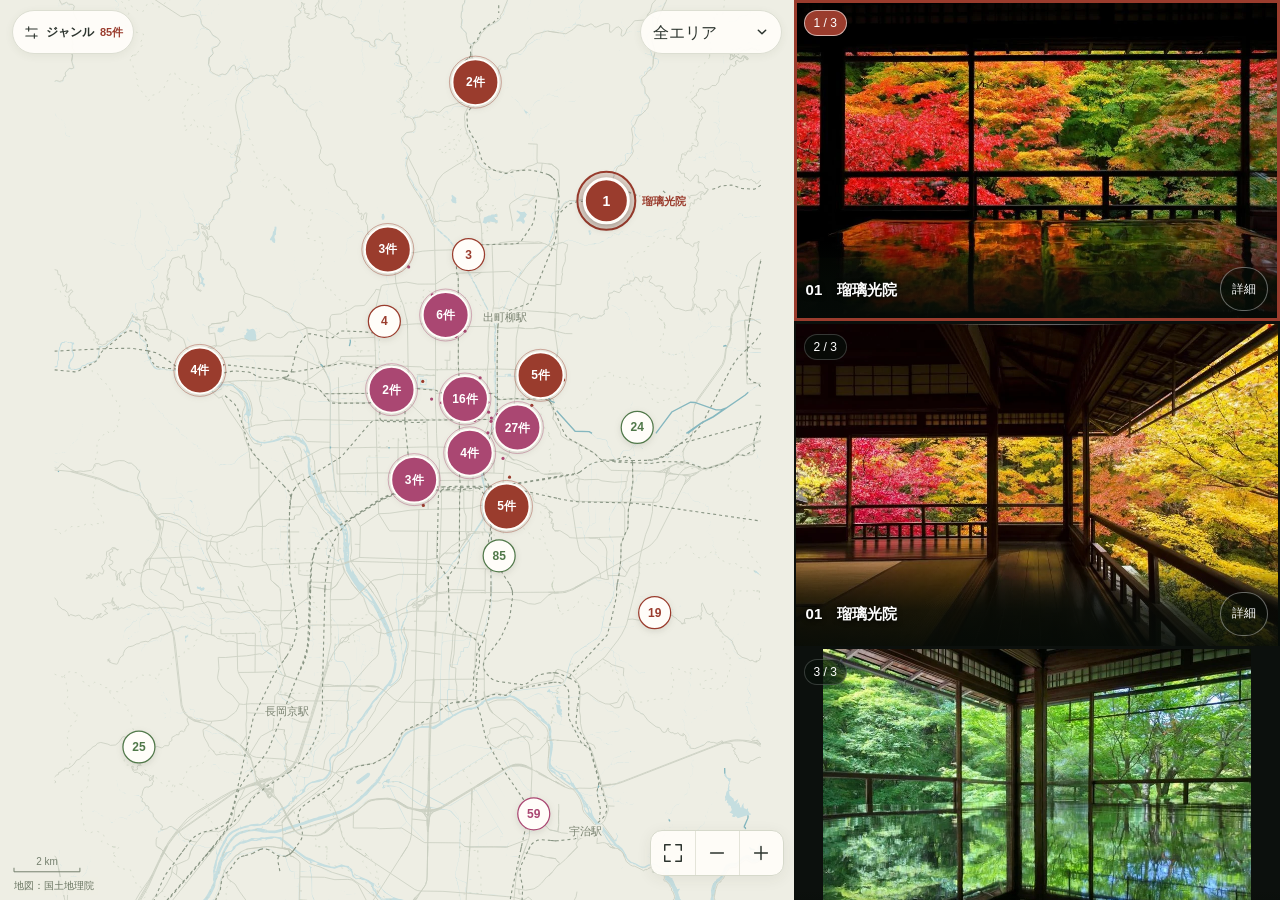
<file: kyoto-dec1/index.html>
<!doctype html>
<html lang="ja">
<head>
  <meta charset="utf-8">
  <meta name="viewport" content="width=device-width,initial-scale=1,viewport-fit=cover">
  <meta name="theme-color" content="#eeeee4">
  <meta name="description" content="2026年12月1日の京都街歩き。紅葉ライトアップ、社寺、カフェなどをジャンルで選び、地図と写真で見比べられます。">
  <title>12月1日 京都の街歩き｜写真と地図</title>
  <link rel="stylesheet" href="style.css?v=20261101-5">
  <script src="d3.min.js" defer></script>
  <script src="data.js" defer></script>
  <script src="places.js?v=20261101-5" defer></script>
  <script src="basemap.js?v=20261101-5" defer></script>
  <script src="photos.js?v=20261101-5" defer></script>
  <script src="app.js?v=20261101-6" defer></script>
</head>
<body>
  <a class="skip-link" href="#filters-open">ジャンルを選ぶ</a>
  <h1 class="sr-only">2026年12月1日 京都の街歩き、写真と地図</h1>
  <main class="app-shell" data-layout="visual-first">
    <section class="map-pane" aria-label="京都の街歩き地図">
      <svg id="map" role="group" aria-label="番号のピンを選ぶと写真を表示します"></svg>
      <div class="map-topbar">
        <button type="button" id="filters-open" class="filter-toggle" aria-haspopup="dialog" aria-controls="filter-dialog">
          <svg viewBox="0 0 24 24" aria-hidden="true"><path d="M4 7h16M4 17h16M8 4v6m8 4v6"/></svg>
          <span>ジャンル</span><span id="filter-count">85件</span>
        </button>
        <div class="area-picker">
          <select id="area-select" aria-label="地図のエリアを選ぶ">
            <option value="all">全エリア</option>
            <option value="central">中心部</option>
            <option value="east">東山</option>
            <option value="north">北エリア</option>
            <option value="station">京都駅周辺</option>
            <option value="west">嵐山</option>
            <option value="south">伏見・醍醐</option>
            <option value="outer">宇治・長岡京</option>
            <option value="custom" hidden disabled>エリア</option>
          </select>
          <svg viewBox="0 0 24 24" aria-hidden="true"><path d="m8 10 4 4 4-4"/></svg>
        </div>
      </div>
      <div id="map-empty" class="map-empty" hidden>
        <div><p>表示する場所がありません</p><button type="button" id="empty-filters-open">ジャンルを選ぶ</button></div>
      </div>
      <div class="map-controls" aria-label="地図の表示を調整">
        <button type="button" id="reset-map" aria-label="表示対象が見える全体図に戻す" title="全体に戻す"><svg viewBox="0 0 24 24" aria-hidden="true"><path d="M9 3H3v6m12-6h6v6M3 15v6h6m12-6v6h-6"/></svg></button>
        <button type="button" id="zoom-out" aria-label="地図を縮小"><svg viewBox="0 0 24 24" aria-hidden="true"><path d="M5 12h14"/></svg></button>
        <button type="button" id="zoom-in" aria-label="地図を拡大"><svg viewBox="0 0 24 24" aria-hidden="true"><path d="M5 12h14M12 5v14"/></svg></button>
      </div>
      <div class="map-credit"><a href="https://github.com/gsi-cyberjapan/optimal_bvmap" target="_blank" rel="noopener noreferrer">地図：国土地理院</a></div>
    </section>

    <section class="photo-pane" aria-label="写真を縦にスクロールして場所を見る">
      <div id="photo-feed" class="photo-feed" tabindex="0" role="region" aria-label="スポットの写真一覧。縦スクロールで地図の強調が切り替わります"></div>
      <p id="photo-empty" class="photo-empty" hidden>表示する場所がありません</p>
      <p id="selection-status" class="sr-only" aria-live="polite"></p>
    </section>
  </main>

  <dialog id="filter-dialog" class="details-dialog filter-dialog" aria-labelledby="filter-title">
    <header class="details-header">
      <div><p class="spot-area">京都 · 2026年12月1日（火）</p><h2 id="filter-title">ジャンルを選ぶ</h2></div>
      <button type="button" id="filters-close" class="dialog-close" aria-label="ジャンル選択を閉じる"><svg viewBox="0 0 24 24" aria-hidden="true"><path d="m6 6 12 12M18 6 6 18"/></svg></button>
    </header>
    <div class="filter-scroll">
      <div class="filter-tools"><button type="button" id="filter-all">全選択</button><button type="button" id="filter-none">すべて解除</button></div>
      <fieldset class="category-fieldset"><legend class="sr-only">表示するジャンルを複数選択</legend><div id="category-list"></div></fieldset>
      <label class="closed-filter"><input type="checkbox" id="hide-closed"><span>火曜定休の記載がある場所を隠す</span></label>
    </div>
    <footer class="filter-footer"><button type="button" id="apply-filters">85件を表示</button></footer>
  </dialog>

  <dialog id="cluster-dialog" class="details-dialog cluster-dialog" aria-labelledby="cluster-title">
    <header class="details-header">
      <div><p id="cluster-count" class="spot-area"></p><h2 id="cluster-title">近くの場所</h2></div>
      <button type="button" id="cluster-close" class="dialog-close" aria-label="場所の一覧を閉じる"><svg viewBox="0 0 24 24" aria-hidden="true"><path d="m6 6 12 12M18 6 6 18"/></svg></button>
    </header>
    <div id="cluster-list" class="cluster-list"></div>
  </dialog>

  <dialog id="details-dialog" class="details-dialog" aria-labelledby="spot-name">
    <header class="details-header">
      <span id="spot-number" class="spot-number">01</span>
      <div><p id="spot-area" class="spot-area"></p><h2 id="spot-name"></h2></div>
      <button type="button" id="details-close" class="dialog-close" aria-label="詳細を閉じる"><svg viewBox="0 0 24 24" aria-hidden="true"><path d="m6 6 12 12M18 6 6 18"/></svg></button>
    </header>
    <div class="details-body">
      <p id="spot-summary" class="location-note" hidden></p>
      <p id="spot-location" class="location-note" hidden></p>
      <p id="spot-address" class="address-note" hidden></p>
      <div class="detail-actions">
        <a id="google-map" class="map-link" target="_blank" rel="noopener noreferrer">Google マップで開く <span aria-hidden="true">↗</span></a>
        <a id="event-link" class="event-link" target="_blank" rel="noopener noreferrer" hidden>開催案内・予約 ↗</a>
        <a id="official-link" class="event-link" target="_blank" rel="noopener noreferrer" hidden>公式サイト ↗</a>
        <div id="reference-links" class="reference-links"></div>
      </div>
      <details class="source-details">
        <summary>写真・地図の出典</summary>
        <p id="photo-note"></p>
        <p id="photo-credit" hidden></p>
        <p><a id="photo-license" target="_blank" rel="noopener noreferrer" hidden></a></p>
        <p id="historic-photo-note" hidden>写真は過去の開催分も含みます。2026年の色づきや演出とは異なる場合があります。</p>
        <div class="source-links"><a id="photo-source" target="_blank" rel="noopener noreferrer">写真の出典 ↗</a><a id="location-source" target="_blank" rel="noopener noreferrer">位置・情報の出典 ↗</a></div>
        <div id="additional-sources" class="source-links"></div>
        <p id="coordinate-note" hidden></p>
        <p class="map-data-credit">地図・位置データ：国土地理院／『日本歴史地名大系』施設・地点項目データセット（CODH作成） <a href="https://doi.org/10.20676/00000456" target="_blank" rel="noopener noreferrer">doi:10.20676/00000456</a>（<a href="https://creativecommons.org/licenses/by/4.0/" target="_blank" rel="noopener noreferrer">CC BY 4.0</a>）／<a href="https://www.openstreetmap.org/copyright" target="_blank" rel="noopener noreferrer">© OpenStreetMap contributors</a>／<a href="https://www.wikidata.org/" target="_blank" rel="noopener noreferrer">Wikidata</a>ほか。各地点の出典は上記リンクをご覧ください。</p>
      </details>
      <p id="availability-note" class="availability-note">営業日・開催日・予約は各公式案内をご確認ください。</p>
    </div>
  </dialog>

  <dialog id="photo-dialog" class="photo-dialog" aria-labelledby="large-title">
    <img id="large-photo" alt="">
    <button type="button" id="photo-close" class="dialog-close" aria-label="写真を閉じる"><svg viewBox="0 0 24 24" aria-hidden="true"><path d="m6 6 12 12M18 6 6 18"/></svg></button>
    <button type="button" id="large-prev" class="photo-arrow photo-prev" aria-label="前の写真">‹</button>
    <button type="button" id="large-next" class="photo-arrow photo-next" aria-label="次の写真">›</button>
    <p id="large-title"></p><p id="large-caption" class="sr-only"></p>
  </dialog>
  <noscript><p class="noscript">地図と場所選択を表示するには、ブラウザのJavaScriptを有効にしてください。</p></noscript>
</body>
</html>
</file>
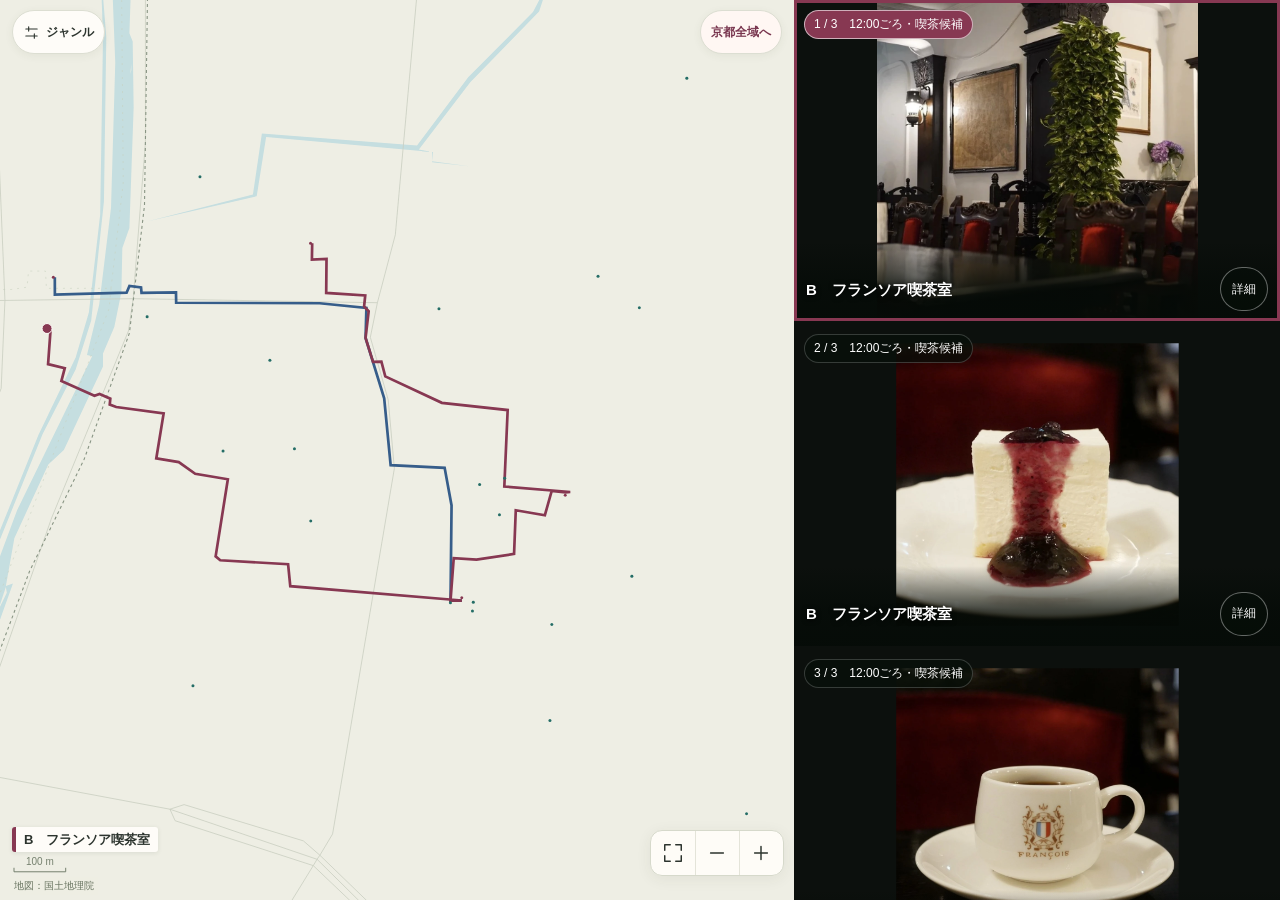
<file: kyoto-dec1/gion/index.html>
<!doctype html>
<html lang="ja">
<head>
  <meta charset="utf-8">
  <meta name="viewport" content="width=device-width,initial-scale=1,viewport-fit=cover">
  <meta name="theme-color" content="#eeeee4">
  <meta name="description" content="祇園四条から高台寺、安参へ。基本ルートと21の寄り道を、写真をめくりながら地図で確認できます。">
  <title>祇園・東山の寄り道地図｜12月1日 京都の街歩き</title>
  <link rel="stylesheet" href="../style.css?v=20261101-5">
  <link rel="stylesheet" href="guide.css?v=20261123-7">
  <script src="../d3.min.js" defer></script>
  <script src="../basemap.js?v=20261101-5" defer></script>
  <script src="route.js?v=20261123-8" defer></script>
  <script src="guide.js?v=20261123-7" defer></script>
</head>
<body>
  <a class="skip-link" href="#filters-open">ジャンルを選ぶ</a>
  <h1 class="sr-only">祇園・東山の寄り道地図と写真</h1>
  <main class="app-shell" data-layout="visual-first">
    <section class="map-pane" aria-label="京都の街歩き地図">
      <svg id="map" role="group" aria-label="スポットを選ぶと写真を表示します"></svg>
      <div class="map-topbar">
        <button type="button" id="filters-open" class="filter-toggle" aria-haspopup="dialog" aria-controls="filter-dialog">
          <svg viewBox="0 0 24 24" aria-hidden="true"><path d="M4 7h16M4 17h16M8 4v6m8 4v6"/></svg>
          <span>ジャンル</span>
        </button>
        <a class="filter-toggle route-link" href="../">京都全域へ</a>
      </div>
      <div id="map-empty" class="map-empty" hidden>
        <div><p>表示する場所がありません</p><button type="button" id="empty-filters-open">ジャンルを選ぶ</button></div>
      </div>
      <output id="map-current" hidden></output>
      <div class="map-controls" aria-label="地図の表示を調整">
        <button type="button" id="reset-map" aria-label="表示対象が見える全体図に戻す" title="全体に戻す"><svg viewBox="0 0 24 24" aria-hidden="true"><path d="M9 3H3v6m12-6h6v6M3 15v6h6m12-6v6h-6"/></svg></button>
        <button type="button" id="zoom-out" aria-label="地図を縮小"><svg viewBox="0 0 24 24" aria-hidden="true"><path d="M5 12h14"/></svg></button>
        <button type="button" id="zoom-in" aria-label="地図を拡大"><svg viewBox="0 0 24 24" aria-hidden="true"><path d="M5 12h14M12 5v14"/></svg></button>
      </div>
      <div class="map-credit"><a href="https://github.com/gsi-cyberjapan/optimal_bvmap" target="_blank" rel="noopener noreferrer">地図：国土地理院</a></div>
    </section>

    <section class="photo-pane" aria-label="写真を縦にスクロールして場所を見る">
      <div id="photo-feed" class="photo-feed" tabindex="0" role="region" aria-label="スポットの写真一覧。縦スクロールで地図の強調が切り替わります"></div>
      <p id="photo-empty" class="photo-empty" hidden>表示する場所がありません</p>
      <p id="selection-status" class="sr-only" aria-live="polite"></p>
    </section>
  </main>

  <dialog id="filter-dialog" class="details-dialog filter-dialog" aria-labelledby="filter-title">
    <header class="details-header">
      <div><p class="spot-area">京都 · 2026年12月1日（火）</p><h2 id="filter-title">ジャンルを選ぶ</h2></div>
      <button type="button" id="filters-close" class="dialog-close" aria-label="ジャンル選択を閉じる"><svg viewBox="0 0 24 24" aria-hidden="true"><path d="m6 6 12 12M18 6 6 18"/></svg></button>
    </header>
    <div class="filter-scroll">
      <div class="filter-tools"><button type="button" id="filter-all">全選択</button><button type="button" id="filter-none">すべて解除</button></div>
      <fieldset class="category-fieldset"><legend class="sr-only">表示するジャンルを複数選択</legend><div id="category-list"></div></fieldset>
      <label class="closed-filter"><input type="checkbox" id="hide-closed"><span>火曜定休の記載がある場所を隠す</span></label>
    </div>
    <footer class="filter-footer"><button type="button" id="apply-filters">選択を適用</button></footer>
  </dialog>

  <dialog id="details-dialog" class="details-dialog" aria-labelledby="spot-name">
    <header class="details-header">
      <span id="spot-number" class="spot-number">01</span>
      <div><p id="spot-area" class="spot-area"></p><h2 id="spot-name"></h2></div>
      <button type="button" id="details-close" class="dialog-close" aria-label="詳細を閉じる"><svg viewBox="0 0 24 24" aria-hidden="true"><path d="m6 6 12 12M18 6 6 18"/></svg></button>
    </header>
    <div class="details-body">
      <p id="spot-summary" class="location-note" hidden></p>
      <div id="detail-gallery" aria-label="このスポットの写真"></div>
      <h3 class="detail-label">見どころ</h3>
      <p id="spot-guide" class="location-note"></p>
      <section id="night-panel" hidden>
        <h3 class="detail-label">12月1日のライトアップ</h3>
        <strong id="night-hours"></strong>
        <p id="night-note"></p>
        <a id="night-source" target="_blank" rel="noopener noreferrer">時間・開催情報の出典 ↗</a>
      </section>
      <h3 class="detail-label">この日の立ち寄り方</h3>
      <p id="spot-location" class="location-note" hidden></p>
      <p id="spot-address" class="address-note" hidden></p>
      <div class="detail-actions">
        <a id="google-map" class="map-link" target="_blank" rel="noopener noreferrer">Google マップで開く <span aria-hidden="true">↗</span></a>
        <a id="event-link" class="event-link" target="_blank" rel="noopener noreferrer" hidden>開催案内・予約 ↗</a>
        <a id="official-link" class="event-link" target="_blank" rel="noopener noreferrer" hidden>公式サイト ↗</a>
        <div id="reference-links" class="reference-links"></div>
      </div>
      <details class="source-details">
        <summary>写真・地図の出典</summary>
        <p id="photo-note"></p>
        <p id="photo-credit" hidden></p>
        <p><a id="photo-license" target="_blank" rel="noopener noreferrer" hidden></a></p>
        <p id="historic-photo-note" hidden>写真は過去の開催分も含みます。2026年の色づきや演出とは異なる場合があります。</p>
        <div class="source-links"><a id="photo-source" target="_blank" rel="noopener noreferrer">写真の出典 ↗</a><a id="location-source" target="_blank" rel="noopener noreferrer">位置・情報の出典 ↗</a></div>
        <div id="additional-sources" class="source-links"></div>
        <p id="coordinate-note" hidden></p>
        <p class="map-data-credit">地図・位置データ：国土地理院／『日本歴史地名大系』施設・地点項目データセット（CODH作成） <a href="https://doi.org/10.20676/00000456" target="_blank" rel="noopener noreferrer">doi:10.20676/00000456</a>（<a href="https://creativecommons.org/licenses/by/4.0/" target="_blank" rel="noopener noreferrer">CC BY 4.0</a>）／<a href="https://www.openstreetmap.org/copyright" target="_blank" rel="noopener noreferrer">© OpenStreetMap contributors</a>／<a href="https://www.wikidata.org/" target="_blank" rel="noopener noreferrer">Wikidata</a>ほか。各地点の出典は上記リンクをご覧ください。</p>
      </details>
      <p id="availability-note" class="availability-note">営業日・開催日・予約は各公式案内をご確認ください。</p>
    </div>
  </dialog>

  <dialog id="photo-dialog" class="photo-dialog" aria-labelledby="large-title">
    <img id="large-photo" alt="">
    <button type="button" id="photo-close" class="dialog-close" aria-label="写真を閉じる"><svg viewBox="0 0 24 24" aria-hidden="true"><path d="m6 6 12 12M18 6 6 18"/></svg></button>
    <button type="button" id="large-prev" class="photo-arrow photo-prev" aria-label="前の写真">‹</button>
    <button type="button" id="large-next" class="photo-arrow photo-next" aria-label="次の写真">›</button>
    <p id="large-title"></p><p id="large-caption" class="sr-only"></p>
  </dialog>
  <noscript><p class="noscript">地図と場所選択を表示するには、ブラウザのJavaScriptを有効にしてください。</p></noscript>
</body>
</html>
</file>
<file: kyoto-dec1/style.css>
@charset "UTF-8";
:root{color-scheme:light;--paper:#fffdf9;--ink:#2c342e;--muted:#72786b;--line:#deded2;--accent:#9a3c2d;--map:#eeeee4;font-family:-apple-system,BlinkMacSystemFont,"Hiragino Kaku Gothic ProN","Yu Gothic",Meiryo,sans-serif}
*{box-sizing:border-box}html,body{margin:0;width:100%;height:100%;overflow:hidden;background:var(--map);color:var(--ink)}body{overscroll-behavior:none}button,select,a{-webkit-tap-highlight-color:transparent}button,select{font:inherit}button,a,select{touch-action:manipulation}button{cursor:pointer}a{color:inherit}button:focus-visible,a:focus-visible,select:focus-visible,summary:focus-visible{outline:3px solid #61b9c5;outline-offset:2px}button svg,.area-picker svg,.spot-picker svg{display:block;width:22px;height:22px;fill:none;stroke:currentColor;stroke-width:1.6;stroke-linecap:round;stroke-linejoin:round}.sr-only{position:absolute;width:1px;height:1px;padding:0;margin:-1px;overflow:hidden;clip:rect(0,0,0,0);white-space:nowrap;border:0}.skip-link{position:fixed;top:-100px;left:12px;z-index:20;background:white;padding:12px}.skip-link:focus{top:12px}

/* The two visual surfaces fill the viewport. Controls float over them. */
.app-shell{width:100%;height:100vh;height:100dvh;display:grid;grid-template-columns:minmax(0,1fr) minmax(320px,38%);overflow:hidden}.map-pane{position:relative;min-width:0;min-height:0;overflow:hidden;background:var(--map)}#map{display:block;width:100%;height:100%;touch-action:none;cursor:grab}#map:active{cursor:grabbing}.map-topbar{position:absolute;top:max(10px,env(safe-area-inset-top));left:max(12px,env(safe-area-inset-left));right:12px;display:flex;justify-content:space-between;align-items:center;gap:8px;pointer-events:none}.date-chip{display:flex;align-items:center;gap:9px;height:34px;padding:0 12px;background:#fffdf9ed;border:1px solid #dcded2;border-radius:18px;box-shadow:0 2px 9px #414b3410;font-size:12px;font-weight:650;white-space:nowrap}.date-chip span{color:#7b483c;font-variant-numeric:tabular-nums}.area-picker{position:relative;width:132px;pointer-events:auto}.area-picker select{appearance:none;-webkit-appearance:none;width:100%;height:44px;padding:0 30px 0 13px;font-size:16px;border:1px solid #dcded2;border-radius:23px;background:#fffdf9ed;color:var(--ink);cursor:pointer;box-shadow:0 2px 9px #414b3410}.area-picker svg{position:absolute;right:9px;top:11px;pointer-events:none}.map-controls{position:absolute;right:10px;bottom:24px;display:flex;overflow:hidden;background:#fffdf9ed;border:1px solid #d6d9cb;border-radius:12px;box-shadow:0 3px 15px #353b2a12}.map-controls button{display:grid;place-items:center;width:44px;height:44px;padding:0;background:none;border:0;color:var(--ink)}.map-controls button+button{border-left:1px solid #e4e4d9}.map-controls button:hover{background:#e9e5d8}.map-credit{position:absolute;left:max(10px,env(safe-area-inset-left));bottom:5px;padding:2px 4px;background:#eeeee4dc;font-size:10px;color:#67735f}.map-credit a{text-decoration:none}.map-credit a:hover{text-decoration:underline}

/* Geographic layers and 44px pin targets. */
.water{fill:#c5dee0;stroke:none}.river{fill:none;stroke:#85b7bf;stroke-width:1.35}.road{fill:none;stroke:#c9cfc0;stroke-width:.8}.rail{fill:none;stroke:#899584;stroke-width:1.1;stroke-dasharray:3 3}.boundary{fill:none;stroke:#c7cfbd;stroke-width:.55;stroke-dasharray:2 5}.leader{fill:none;stroke:#9a3c2d70;stroke-width:1}.location-dot{fill:var(--accent)}.map-pin{cursor:pointer;outline:none}.pin-face{fill:var(--paper);stroke:#8b4939;stroke-width:1.25;filter:drop-shadow(0 2px 3px #353b2a20)}.pin-number{fill:#7d392a;text-anchor:middle;dominant-baseline:central;font-family:inherit;font-size:12px;font-weight:700;pointer-events:none}.pin-hit{fill:transparent}.map-pin.is-selected .pin-face{fill:var(--accent);stroke:var(--paper);stroke-width:2}.map-pin.is-selected .pin-number{fill:white}.map-pin:focus-visible .pin-ring{stroke:#477d86;stroke-width:3;fill:none}.pin-ring{stroke:transparent;fill:none}.place-label,.base-label{font-family:inherit;paint-order:stroke;stroke:var(--map);stroke-width:4px;stroke-linejoin:round;pointer-events:none}.place-label{font-size:11px;fill:#4c5546;font-weight:550}.place-label.selected{fill:var(--accent);font-weight:700}.base-label{font-size:11px;fill:#7a8371}.scale-line{fill:none;stroke:#75806e;stroke-width:1}.scale-label{font-size:10px;fill:#75806e;text-anchor:middle}

/* Keep the complete photograph visible, with only its name and controls over it. */
.photo-pane{position:relative;min-width:0;min-height:0;background:#0c100d;overflow:hidden;color:white}.photo-button{position:absolute;inset:0;width:100%;height:100%;display:block;padding:0;border:0;background:transparent;color:white;touch-action:pan-y}.photo-button img{display:block;width:100%;height:100%;object-fit:contain;user-select:none;-webkit-user-select:none}.photo-expand{position:absolute;top:max(10px,env(safe-area-inset-top));right:10px;width:34px;height:34px;display:grid;place-items:center;border-radius:50%;background:#07100a75}.photo-expand svg{width:18px;height:18px}.photo-arrow{position:absolute;top:50%;transform:translateY(-50%);display:grid;place-items:center;width:44px;height:44px;padding:0;border:1px solid #ffffff25;background:#09100b6b;color:white;border-radius:50%;z-index:1}.photo-arrow:hover{background:#09100bae}.photo-prev{left:8px}.photo-next{right:8px}.photo-footer{position:absolute;bottom:0;left:0;right:0;display:flex;align-items:center;gap:4px;padding:22px 10px max(8px,env(safe-area-inset-bottom));background:linear-gradient(transparent,#050b0799 35%,#050b07dc);pointer-events:none}.spot-picker{position:relative;flex:1;min-width:0;pointer-events:auto}.spot-picker select{appearance:none;-webkit-appearance:none;width:100%;height:44px;padding:0 28px 0 8px;border:0;border-radius:7px;background:transparent;color:white;font-size:16px;font-weight:650;text-overflow:ellipsis;cursor:pointer}.spot-picker select option{background:var(--paper);color:var(--ink);font-weight:400}.spot-picker svg{position:absolute;right:3px;top:11px;pointer-events:none}.photo-footer>button{flex-shrink:0;min-width:52px;height:44px;padding:0 9px;border:1px solid #ffffff45;border-radius:22px;color:white;background:#07100a45;font-size:12px;font-weight:600;pointer-events:auto}

/* Practical information is a separate sheet, opened only when requested. */
dialog{border:0;padding:0;color:var(--ink)}dialog::backdrop{background:#0b140fcc;backdrop-filter:blur(3px)}.details-dialog{width:min(520px,calc(100% - 32px));max-height:85vh;max-height:85dvh;border-radius:22px;background:var(--paper);box-shadow:0 20px 80px #0005;overflow:auto;overscroll-behavior:contain}.details-header{position:sticky;top:0;z-index:1;display:flex;align-items:center;gap:12px;padding:18px 16px 12px;background:var(--paper);border-bottom:1px solid var(--line)}.details-header>div{flex:1;min-width:0}.spot-number{display:grid;place-items:center;flex-shrink:0;width:35px;height:35px;border-radius:50%;background:#f3e6dc;color:var(--accent);font-size:14px;font-weight:650}.spot-area{margin:0 0 4px;font-size:12px;color:var(--muted)}h2{font-size:19px;line-height:1.4;margin:0;font-weight:650;overflow-wrap:anywhere}.dialog-close{display:grid;place-items:center;flex-shrink:0;width:44px;height:44px;padding:0;border:0;border-radius:50%;background:#eaece3;color:var(--ink)}.details-body{padding:16px 20px max(22px,env(safe-area-inset-bottom))}.location-note{font-size:14px;line-height:1.8;margin:0 0 17px;color:#515d4d}.detail-actions{display:grid;gap:9px}.detail-actions a{display:flex;justify-content:space-between;align-items:center;gap:12px;width:100%;min-height:48px;padding:11px 15px;border:1px solid var(--accent);border-radius:10px;font-size:14px;font-weight:600;text-decoration:none}.map-link{color:white;background:var(--accent)}.event-link{color:var(--accent)}.event-link[hidden]{display:none}.source-details{margin-top:14px;border-bottom:1px solid var(--line);font-size:12px;line-height:1.8;color:var(--muted)}.source-details summary{min-height:48px;display:flex;justify-content:space-between;align-items:center;gap:12px;cursor:pointer;list-style:none}.source-details summary::-webkit-details-marker{display:none}.source-details summary:after{content:'＋';font-size:18px}.source-details[open] summary:after{content:'−'}.source-details p{margin:0 0 10px}.source-links{display:flex;flex-wrap:wrap;gap:4px 24px;margin:4px 0}.source-links a{display:inline-flex;align-items:center;min-height:44px;text-underline-offset:3px}.map-data-credit{overflow-wrap:anywhere}.availability-note{font-size:12px;line-height:1.8;margin:15px 0 0;color:var(--muted)}

.photo-dialog{position:fixed;inset:0;width:100%;height:100vh;height:100dvh;max-width:none;max-height:none;margin:0;background:#050805;color:white;overflow:hidden}.photo-dialog>img{display:block;width:100%;height:100%;object-fit:contain}.photo-dialog .dialog-close{position:absolute;top:max(12px,env(safe-area-inset-top));right:max(12px,env(safe-area-inset-right));background:#172219b8;color:white;border:1px solid #ffffff40}.photo-dialog #large-title{position:absolute;bottom:0;left:0;right:0;margin:0;padding:30px 20px max(18px,env(safe-area-inset-bottom));background:linear-gradient(transparent,#050805b8);font-size:14px;text-align:center}.noscript{position:fixed;top:20px;left:20px;right:20px;padding:20px;background:white}

@media(max-width:760px){
  .app-shell{grid-template-columns:minmax(0,1fr);grid-template-rows:minmax(0,1fr) min(67vw,42dvh)}
  .details-dialog.filter-dialog{max-width:100%}
  .photo-expand{top:9px}.photo-footer{padding-top:20px}.details-dialog{position:fixed;inset:auto 0 0;width:100%;max-height:82vh;max-height:82dvh;margin:0;border-radius:22px 22px 0 0}
}
@media(max-height:500px) and (orientation:landscape){
  .app-shell{grid-template-columns:minmax(0,1fr) minmax(240px,43%);grid-template-rows:minmax(0,1fr)}
  .map-topbar{top:7px}.date-chip{height:32px}.photo-footer{padding-top:15px}.photo-arrow{top:45%}.details-dialog{inset:0;width:min(520px,calc(100% - 32px));max-height:92dvh;margin:auto;border-radius:18px}
}
@media(prefers-reduced-motion:reduce){*,*:before,*:after{scroll-behavior:auto!important;transition:none!important}}

/* The map and photograph stay full size; all filters live in a sheet. */
[hidden]{display:none!important}
button:disabled,select:disabled{cursor:default;opacity:.45}
.filter-toggle{display:flex;align-items:center;justify-content:center;gap:6px;min-height:44px;padding:0 10px;border:1px solid #dcded2;border-radius:23px;background:#fffdf9f2;color:var(--ink);box-shadow:0 2px 9px #414b3410;font-size:12px;font-weight:650;white-space:nowrap;pointer-events:auto}
.filter-toggle svg{width:17px;height:17px}
#filter-count{font-size:11px;color:var(--accent);font-variant-numeric:tabular-nums}
.area-picker{width:142px;max-width:49%}
.area-picker select{padding-left:12px}
.map-empty{position:absolute;inset:70px 16px 80px;display:grid;place-items:center;text-align:center;pointer-events:none}
.map-empty>div{padding:18px;background:#fffdf9ed;border:1px solid var(--line);border-radius:16px;box-shadow:0 6px 24px #35402d15;pointer-events:auto}
.map-empty p{margin:0 0 12px;font-size:14px}
.map-empty button{min-height:44px;padding:8px 18px;border:0;border-radius:22px;background:var(--ink);color:white;font-size:14px}
.photo-empty{position:absolute;inset:0;display:grid;place-items:center;padding:40px 16px 70px;margin:0;font-size:13px;color:#c5cec3;pointer-events:none}
.photo-warning{position:absolute;top:10px;left:10px;max-width:calc(100% - 60px);padding:6px 10px;border:1px solid #f8deb1aa;border-radius:16px;background:#64421de8;color:#fff2d5;font-size:11px;line-height:1.25;pointer-events:none}
.photo-arrow:disabled{opacity:.25}
.map-pin{--pin-color:var(--accent)}
.map-pin .pin-face{stroke:var(--pin-color)}
.map-pin .pin-number{fill:var(--pin-color)}
.map-pin.is-selected .pin-face{fill:var(--pin-color);stroke:var(--paper)}
.map-pin.is-selected .pin-number{fill:white}
.cluster-pin .pin-face{fill:var(--pin-color);stroke:#fffdf9;stroke-width:2}
.cluster-pin .pin-number{fill:white;font-size:12px;font-weight:700}
.cluster-pin .pin-ring{stroke:var(--pin-color);stroke-width:1;opacity:.4}
.cluster-pin.is-selected .pin-ring{stroke:var(--ink);stroke-width:2;opacity:1}
.map-pin:focus-visible .pin-ring{stroke:#377b89;stroke-width:3;opacity:1}
.filter-dialog[open]{display:flex;flex-direction:column;overflow:hidden}
.filter-dialog .details-header{position:static;flex-shrink:0}
.filter-scroll{min-height:0;overflow:auto;overscroll-behavior:contain;padding:0 16px}
.filter-tools{display:flex;justify-content:flex-end;gap:4px;padding-top:3px}
.filter-tools button{min-height:44px;padding:0 12px;border:0;background:transparent;color:var(--muted);font-size:12px;text-decoration:underline;text-underline-offset:3px}
.category-fieldset{margin:0;padding:0;border:0;min-width:0}
.category-row{display:flex;align-items:center;gap:4px;border-top:1px solid #ebede5}
.category-row>label{display:flex;align-items:center;gap:9px;flex:1;min-width:0;min-height:51px;font-size:14px;cursor:pointer}
.category-row input,.closed-filter input{width:20px;height:20px;margin:0;flex-shrink:0;accent-color:var(--accent)}
.category-swatch{width:9px;height:9px;flex-shrink:0;border-radius:50%;background:var(--category-color,var(--accent))}
.category-label{flex:1;line-height:1.4}
.category-count{font-size:12px;color:var(--muted);font-variant-numeric:tabular-nums}
.category-only{height:44px;min-width:44px;padding:0 8px;border:0;border-radius:9px;background:transparent;color:var(--muted);font-size:12px}
.category-only:hover{background:#ecefe5;color:var(--ink)}
.closed-filter{display:flex;align-items:center;gap:10px;min-height:64px;padding:12px 0;border-top:1px solid var(--line);font-size:12px;line-height:1.5;cursor:pointer}
.filter-footer{flex-shrink:0;padding:12px 16px max(12px,env(safe-area-inset-bottom));border-top:1px solid var(--line);background:var(--paper)}
#apply-filters{display:block;width:100%;min-height:48px;border:0;border-radius:12px;background:var(--ink);color:white;font-size:15px;font-weight:600}
.cluster-list{padding:8px 16px max(16px,env(safe-area-inset-bottom))}
.cluster-choice{display:flex;align-items:center;gap:11px;width:100%;min-height:58px;padding:9px 3px;border:0;border-bottom:1px solid var(--line);background:transparent;color:var(--ink);text-align:left}
.cluster-choice .choice-number{display:grid;place-items:center;width:33px;height:33px;flex-shrink:0;border:1px solid var(--category-color,var(--accent));border-radius:50%;color:var(--category-color,var(--accent));font-size:12px;font-weight:650}
.cluster-choice .choice-text{min-width:0;flex:1;font-size:14px;line-height:1.5}
.cluster-choice .choice-note{display:block;font-size:11px;color:#8e592f}
.cluster-choice.is-selected{background:#f0f1e7}
.location-note{white-space:pre-line}
.address-note{font-size:12px;line-height:1.7;margin:0 0 18px;color:var(--muted)}
.reference-links{display:grid;gap:9px}
.reference-links:empty{display:none}
.detail-actions .reference-links a{color:var(--ink);border-color:var(--line);font-weight:400}
.source-links:empty{display:none}
.additional-source{overflow-wrap:anywhere}
@media(max-width:360px){
 .filter-toggle{gap:5px;padding-inline:9px}
 .filter-toggle svg{display:none}
 .area-picker{width:142px}
 .filter-scroll{padding-inline:12px}
 .category-row>label{gap:7px;font-size:13px}
}

/* Photo controls overlay the image without reducing its display area. */
.gallery-controls{position:absolute;top:10px;left:10px;display:flex;align-items:center;gap:5px;padding:0 9px;background:#07100aa8;border:1px solid #ffffff30;border-radius:24px;height:36px;backdrop-filter:blur(8px)}
#photo-count{font-size:12px;font-variant-numeric:tabular-nums;min-width:29px}
.photo-dots{display:flex;align-items:center;gap:0}.photo-dots button{width:28px;height:36px;border:0;background:transparent;padding:0;display:grid;place-items:center}.photo-dots button::after{content:'';width:6px;height:6px;border-radius:50%;background:#ffffff60}.photo-dots button[aria-pressed=true]::after{background:#fff;box-shadow:0 0 0 3px #ffffff25}
.photo-warning{top:55px}.photo-dialog .photo-arrow{font-size:32px;touch-action:manipulation}.photo-dialog{touch-action:pan-y}
[hidden]{display:none!important}

/* A fixed map follows the independently scrolling photo stream. */
.photo-feed{position:absolute;inset:0;overflow-y:auto;overflow-x:hidden;overscroll-behavior:contain;scrollbar-width:thin;scrollbar-color:#667064 #111610;outline-offset:-3px;touch-action:pan-y}
.feed-photo{position:relative;aspect-ratio:3/2;min-height:180px;background:#0c100d;border-bottom:3px solid #0c100d;isolation:isolate}
.feed-image{display:block;width:100%;height:100%;padding:0;border:0;background:transparent;color:white;touch-action:pan-y}
.feed-image img{display:block;width:100%;height:100%;object-fit:contain;user-select:none;-webkit-user-select:none}
.feed-count{position:absolute;top:10px;left:10px;padding:5px 9px;background:#07100aa8;border:1px solid #ffffff30;border-radius:20px;font-size:12px;pointer-events:none}
.feed-footer{position:absolute;bottom:0;left:0;right:0;display:flex;align-items:center;gap:8px;padding:26px 12px 10px;background:linear-gradient(transparent,#050b07bb 55%,#050b07e6);pointer-events:none}
.feed-title{flex:1;min-width:0;font-size:15px;font-weight:650;line-height:1.4;text-shadow:0 1px 5px #000}
.feed-details{min-width:48px;min-height:44px;padding:0 10px;border:1px solid #ffffff60;border-radius:22px;background:#07100a65;color:#fff;font:inherit;font-size:12px;pointer-events:auto}
.feed-closed{position:absolute;top:10px;right:10px;padding:5px 9px;border-radius:20px;font-size:11px;background:#64421de8;color:#fff2d5;pointer-events:none}
.feed-photo.is-active:after{content:'';position:absolute;inset:0;border:3px solid var(--spot-color);pointer-events:none}
.feed-photo.is-active .feed-count{background:var(--spot-color);border-color:#fff9}
.feed-photo.image-failed{background:#263025}
.photo-feed:after{content:'';display:block;height:calc(100% - 180px);max-height:40%;pointer-events:none}
.map-pin.is-selected .pin-ring{fill:var(--pin-color);fill-opacity:.14;stroke:var(--pin-color);stroke-width:2;opacity:1}
.map-pin.is-selected .pin-face{stroke-width:3;filter:drop-shadow(0 2px 5px #0005)}
.map-pin.is-selected .pin-number{font-size:14px}
@media(max-width:760px){.app-shell{grid-template-rows:minmax(230px,44dvh) minmax(0,1fr)}}
@media(max-height:500px) and (orientation:landscape){.app-shell{grid-template-rows:minmax(0,1fr)}}
</file>
<file: kyoto-dec1/gion/guide.css>
.route-link{color:#78354e;text-decoration:none;background:#fff7f3}.route-link:hover{border-color:currentColor}.map-topbar .area-picker{flex-shrink:1;min-width:82px}
@media(max-width:390px){.map-topbar{gap:4px}.map-topbar .area-picker{width:105px}}

#map-current {
  position:absolute; left:12px; bottom:48px; max-width:calc(100% - 170px);
  border-left:4px solid; border-radius:3px; padding:3px 8px; background:#fffdf9f2;
  color:var(--ink); font-size:13px; font-weight:650; line-height:1.5;
  box-shadow:0 1px 5px #25302218; pointer-events:none;
}

#detail-gallery { display:grid;grid-template-columns:repeat(3,minmax(0,1fr));gap:6px;margin:10px 0 16px; }
#detail-gallery button { border:0;padding:0;overflow:hidden;background:#e4e5db;border-radius:6px; }
#detail-gallery img { width:100%;height:clamp(70px,20vw,108px);object-fit:contain;display:block; }
.detail-label { font-size:14px;line-height:1.5;margin:12px 0 4px;color:var(--ink); }
#night-panel { padding:12px 14px;background:#edf1ec;border-left:3px solid #3f675e;margin:14px 0; }
#night-panel h3 { margin:0 0 6px; }
#night-panel p, #night-panel a { font-size:13px;line-height:1.65; }
#night-panel p { margin:6px 0; }
.photo-feed { container-type:inline-size; }
.photo-feed::after { height:max(0px, calc(100% - max(180px, 66.6667cqw))); max-height:none; }

.map-pin:not(.is-selected) .pin-face { fill:var(--pin-color);stroke:none;filter:none; }
.map-pin.is-selected .pin-face { fill:var(--pin-color);stroke:var(--paper);stroke-width:1;filter:none; }
.map-pin:focus-visible .pin-hit { stroke:#377b89;stroke-width:1.5; }
.feed-photo:not(.is-active) .feed-image img { transform:scale(.88); }
</file>
